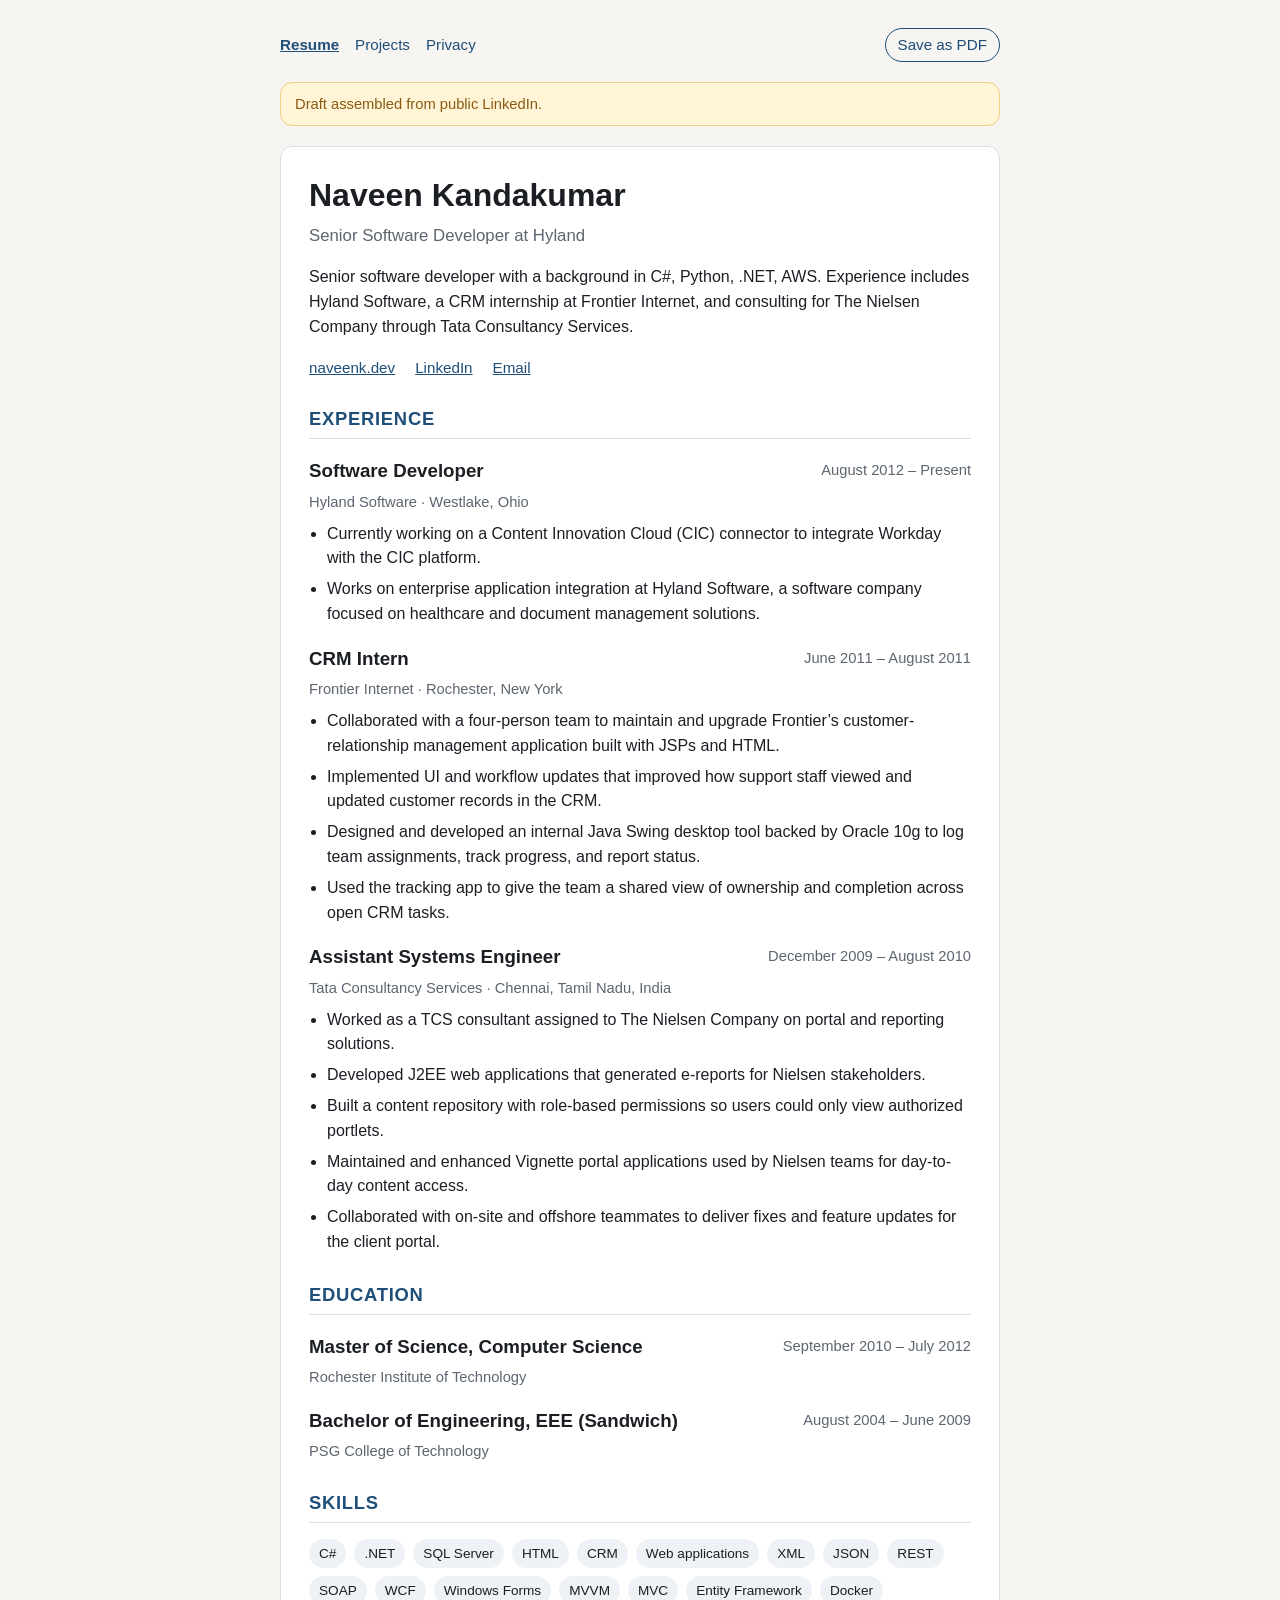
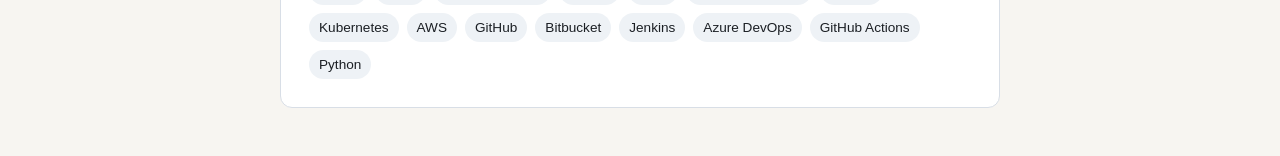
<file: index.html>
<!DOCTYPE html>
<html lang="en">
  <head>
    <meta charset="utf-8" />
    <meta name="viewport" content="width=device-width, initial-scale=1" />
    <title>Naveen Kandakumar — Resume</title>
    <meta name="description" content="Senior software developer with a background in C#, Python, .NET, AWS. Experience includes Hyland Software, a CRM internship at Frontier Internet, and consulting for The Nielsen Company through Tata Consultancy Services." />
    <link rel="canonical" href="https://naveenk.dev/" />
    <meta property="og:type" content="website" />
    <meta property="og:site_name" content="Naveen Kandakumar" />
    <meta property="og:title" content="Naveen Kandakumar — Resume" />
    <meta property="og:description" content="Senior software developer with a background in C#, Python, .NET, AWS. Experience includes Hyland Software, a CRM internship at Frontier Internet, and consulting for The Nielsen Company through Tata Consultancy Services." />
    <meta property="og:url" content="https://naveenk.dev/" />
    <meta name="twitter:card" content="summary" />
    <link rel="icon" href="favicon.svg" type="image/svg+xml" />
    <link rel="stylesheet" href="css/styles.css" />
  </head>
  <body>
    <main class="page">
      <nav class="site-nav" aria-label="Site">
        <a href="./" aria-current="page">Resume</a>
        <a href="projects/">Projects</a>
        <a href="privacy/">Privacy</a>
        <button type="button" class="print-button" onclick="window.print()">Save as PDF</button>
      </nav>
      <div class="draft-banner">Draft assembled from public LinkedIn. </div><article class="card"><h1>Naveen Kandakumar</h1><p class="headline">Senior Software Developer at Hyland</p><p class="summary">Senior software developer with a background in C#, Python, .NET, AWS. Experience includes Hyland Software, a CRM internship at Frontier Internet, and consulting for The Nielsen Company through Tata Consultancy Services.</p><div class="contact"><a href="https://naveenk.dev"><span class="screen-only">naveenk.dev</span><span class="print-only">Website: https://naveenk.dev</span></a><a href="https://www.linkedin.com/in/naveenkandakumar" data-print="https://www.linkedin.com/in/naveenkandakumar">LinkedIn</a><a href="mailto:hello@naveenk.dev" data-print="hello@naveenk.dev">Email</a></div><h2>Experience</h2><article class="job"><div class="job-header"><div><h3>Software Developer</h3><div class="meta">Hyland Software · Westlake, Ohio</div></div><div class="meta">August 2012 – Present</div></div><ul><li>Currently working on a Content Innovation Cloud (CIC) connector to integrate Workday with the CIC platform.</li><li>Works on enterprise application integration at Hyland Software, a software company focused on healthcare and document management solutions.</li></ul></article><article class="job"><div class="job-header"><div><h3>CRM Intern</h3><div class="meta">Frontier Internet · Rochester, New York</div></div><div class="meta">June 2011 – August 2011</div></div><ul><li>Collaborated with a four-person team to maintain and upgrade Frontier’s customer-relationship management application built with JSPs and HTML.</li><li>Implemented UI and workflow updates that improved how support staff viewed and updated customer records in the CRM.</li><li>Designed and developed an internal Java Swing desktop tool backed by Oracle 10g to log team assignments, track progress, and report status.</li><li>Used the tracking app to give the team a shared view of ownership and completion across open CRM tasks.</li></ul></article><article class="job"><div class="job-header"><div><h3>Assistant Systems Engineer</h3><div class="meta">Tata Consultancy Services · Chennai, Tamil Nadu, India</div></div><div class="meta">December 2009 – August 2010</div></div><ul><li>Worked as a TCS consultant assigned to The Nielsen Company on portal and reporting solutions.</li><li>Developed J2EE web applications that generated e-reports for Nielsen stakeholders.</li><li>Built a content repository with role-based permissions so users could only view authorized portlets.</li><li>Maintained and enhanced Vignette portal applications used by Nielsen teams for day-to-day content access.</li><li>Collaborated with on-site and offshore teammates to deliver fixes and feature updates for the client portal.</li></ul></article><h2>Education</h2><article class="school"><div class="school-header"><div><h3>Master of Science, Computer Science</h3><div class="meta">Rochester Institute of Technology</div></div><div class="meta">September 2010 – July 2012</div></div></article><article class="school"><div class="school-header"><div><h3>Bachelor of Engineering, EEE (Sandwich)</h3><div class="meta">PSG College of Technology</div></div><div class="meta">August 2004 – June 2009</div></div></article><h2>Skills</h2><ul class="skills"><li>C#</li><li>.NET</li><li>SQL Server</li><li>HTML</li><li>CRM</li><li>Web applications</li><li>XML</li><li>JSON</li><li>REST</li><li>SOAP</li><li>WCF</li><li>Windows Forms</li><li>MVVM</li><li>MVC</li><li>Entity Framework</li><li>Docker</li><li>Kubernetes</li><li>AWS</li><li>GitHub</li><li>Bitbucket</li><li>Jenkins</li><li>Azure DevOps</li><li>GitHub Actions</li><li>Python</li></ul></article>
    </main>
  </body>
</html>
</file>
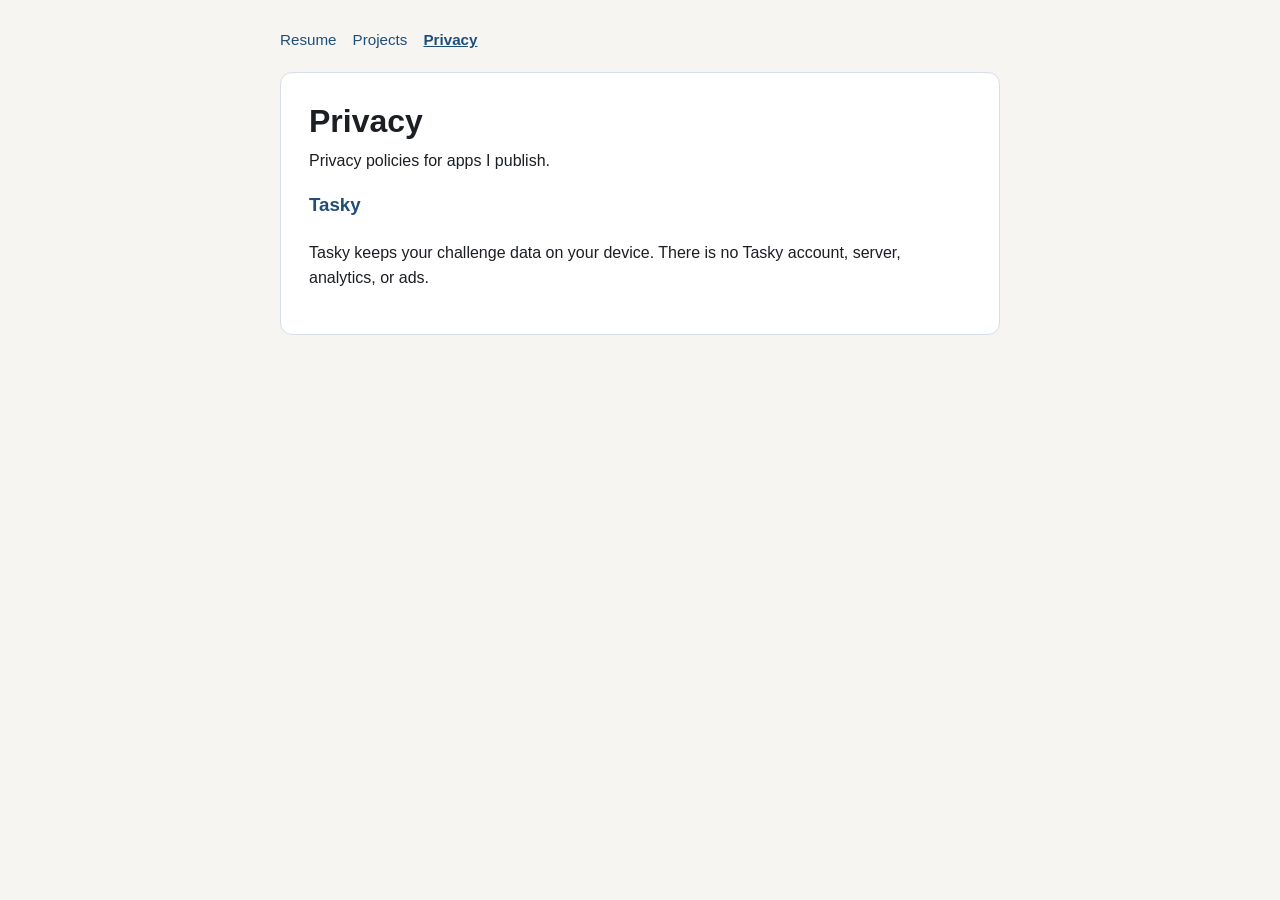
<file: privacy/index.html>
<!DOCTYPE html>
<html lang="en">
  <head>
    <meta charset="utf-8" />
    <meta name="viewport" content="width=device-width, initial-scale=1" />
    <title>Privacy — Naveen Kandakumar</title>
    <meta name="description" content="Privacy policies for apps I publish." />
    <link rel="canonical" href="https://naveenk.dev/privacy/" />
    <meta property="og:type" content="website" />
    <meta property="og:site_name" content="Naveen Kandakumar" />
    <meta property="og:title" content="Privacy — Naveen Kandakumar" />
    <meta property="og:description" content="Privacy policies for apps I publish." />
    <meta property="og:url" content="https://naveenk.dev/privacy/" />
    <meta name="twitter:card" content="summary" />
    <link rel="icon" href="../favicon.svg" type="image/svg+xml" />
    <link rel="stylesheet" href="../css/styles.css" />
  </head>
  <body>
    <main class="page">
      <nav class="site-nav" aria-label="Site">
        <a href="../">Resume</a>
        <a href="../projects/">Projects</a>
        <a href="../privacy/" aria-current="page">Privacy</a>
      </nav>
      <article class="card"><h1>Privacy</h1><p class="intro">Privacy policies for apps I publish.</p><article class="project"><div class="project-header"><h3><a href="tasky/">Tasky</a></h3></div><p>Tasky keeps your challenge data on your device. There is no Tasky account, server, analytics, or ads.</p></article></article>
    </main>
  </body>
</html>
</file>
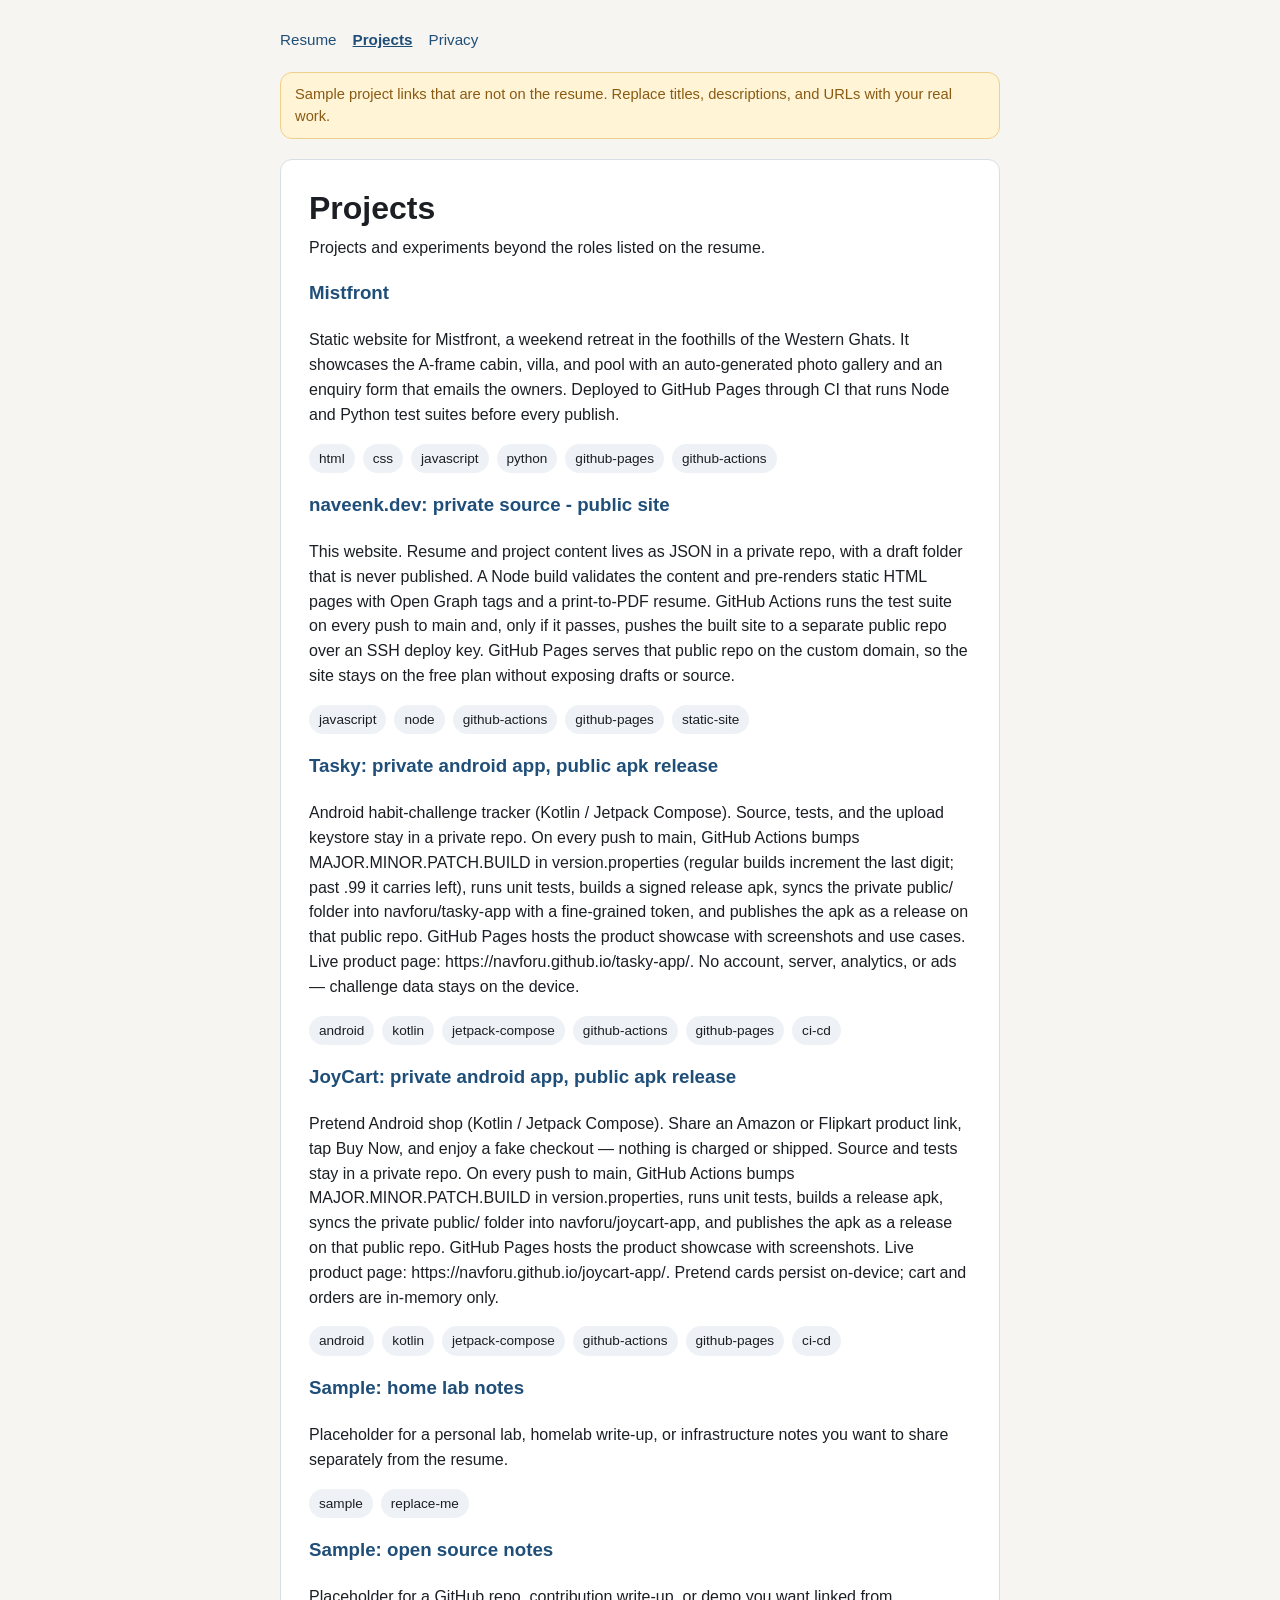
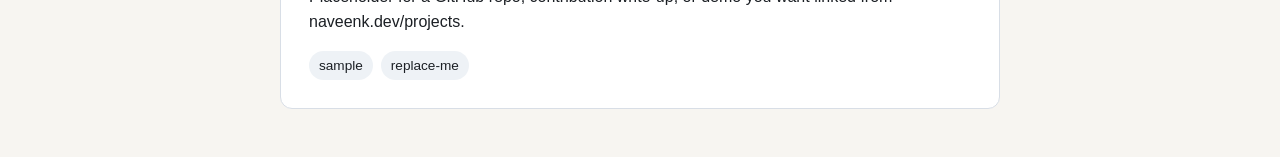
<file: projects/index.html>
<!DOCTYPE html>
<html lang="en">
  <head>
    <meta charset="utf-8" />
    <meta name="viewport" content="width=device-width, initial-scale=1" />
    <title>Projects — Naveen Kandakumar</title>
    <meta name="description" content="Projects and experiments beyond the roles listed on the resume." />
    <link rel="canonical" href="https://naveenk.dev/projects/" />
    <meta property="og:type" content="website" />
    <meta property="og:site_name" content="Naveen Kandakumar" />
    <meta property="og:title" content="Projects — Naveen Kandakumar" />
    <meta property="og:description" content="Projects and experiments beyond the roles listed on the resume." />
    <meta property="og:url" content="https://naveenk.dev/projects/" />
    <meta name="twitter:card" content="summary" />
    <link rel="icon" href="../favicon.svg" type="image/svg+xml" />
    <link rel="stylesheet" href="../css/styles.css" />
  </head>
  <body>
    <main class="page">
      <nav class="site-nav" aria-label="Site">
        <a href="../">Resume</a>
        <a href="../projects/" aria-current="page">Projects</a>
        <a href="../privacy/">Privacy</a>
      </nav>
      <div class="draft-banner">Sample project links that are not on the resume. Replace titles, descriptions, and URLs with your real work.</div><article class="card"><h1>Projects</h1><p class="intro">Projects and experiments beyond the roles listed on the resume.</p><article class="project"><div class="project-header"><h3><a href="mistfront/">Mistfront</a></h3></div><p>Static website for Mistfront, a weekend retreat in the foothills of the Western Ghats. It showcases the A-frame cabin, villa, and pool with an auto-generated photo gallery and an enquiry form that emails the owners. Deployed to GitHub Pages through CI that runs Node and Python test suites before every publish.</p><ul class="tags"><li>html</li><li>css</li><li>javascript</li><li>python</li><li>github-pages</li><li>github-actions</li></ul></article><article class="project"><div class="project-header"><h3><a href="naveenk-dev/">naveenk.dev: private source - public site</a></h3></div><p>This website. Resume and project content lives as JSON in a private repo, with a draft folder that is never published. A Node build validates the content and pre-renders static HTML pages with Open Graph tags and a print-to-PDF resume. GitHub Actions runs the test suite on every push to main and, only if it passes, pushes the built site to a separate public repo over an SSH deploy key. GitHub Pages serves that public repo on the custom domain, so the site stays on the free plan without exposing drafts or source.</p><ul class="tags"><li>javascript</li><li>node</li><li>github-actions</li><li>github-pages</li><li>static-site</li></ul></article><article class="project"><div class="project-header"><h3><a href="tasky/">Tasky: private android app, public apk release</a></h3></div><p>Android habit-challenge tracker (Kotlin / Jetpack Compose). Source, tests, and the upload keystore stay in a private repo. On every push to main, GitHub Actions bumps MAJOR.MINOR.PATCH.BUILD in version.properties (regular builds increment the last digit; past .99 it carries left), runs unit tests, builds a signed release apk, syncs the private public/ folder into navforu/tasky-app with a fine-grained token, and publishes the apk as a release on that public repo. GitHub Pages hosts the product showcase with screenshots and use cases. Live product page: https://navforu.github.io/tasky-app/. No account, server, analytics, or ads — challenge data stays on the device.</p><ul class="tags"><li>android</li><li>kotlin</li><li>jetpack-compose</li><li>github-actions</li><li>github-pages</li><li>ci-cd</li></ul></article><article class="project"><div class="project-header"><h3><a href="joycart/">JoyCart: private android app, public apk release</a></h3></div><p>Pretend Android shop (Kotlin / Jetpack Compose). Share an Amazon or Flipkart product link, tap Buy Now, and enjoy a fake checkout — nothing is charged or shipped. Source and tests stay in a private repo. On every push to main, GitHub Actions bumps MAJOR.MINOR.PATCH.BUILD in version.properties, runs unit tests, builds a release apk, syncs the private public/ folder into navforu/joycart-app, and publishes the apk as a release on that public repo. GitHub Pages hosts the product showcase with screenshots. Live product page: https://navforu.github.io/joycart-app/. Pretend cards persist on-device; cart and orders are in-memory only.</p><ul class="tags"><li>android</li><li>kotlin</li><li>jetpack-compose</li><li>github-actions</li><li>github-pages</li><li>ci-cd</li></ul></article><article class="project"><div class="project-header"><h3><a href="sample-home-lab/">Sample: home lab notes</a></h3></div><p>Placeholder for a personal lab, homelab write-up, or infrastructure notes you want to share separately from the resume.</p><ul class="tags"><li>sample</li><li>replace-me</li></ul></article><article class="project"><div class="project-header"><h3><a href="sample-open-source/">Sample: open source notes</a></h3></div><p>Placeholder for a GitHub repo, contribution write-up, or demo you want linked from naveenk.dev/projects.</p><ul class="tags"><li>sample</li><li>replace-me</li></ul></article></article>
    </main>
  </body>
</html>
</file>
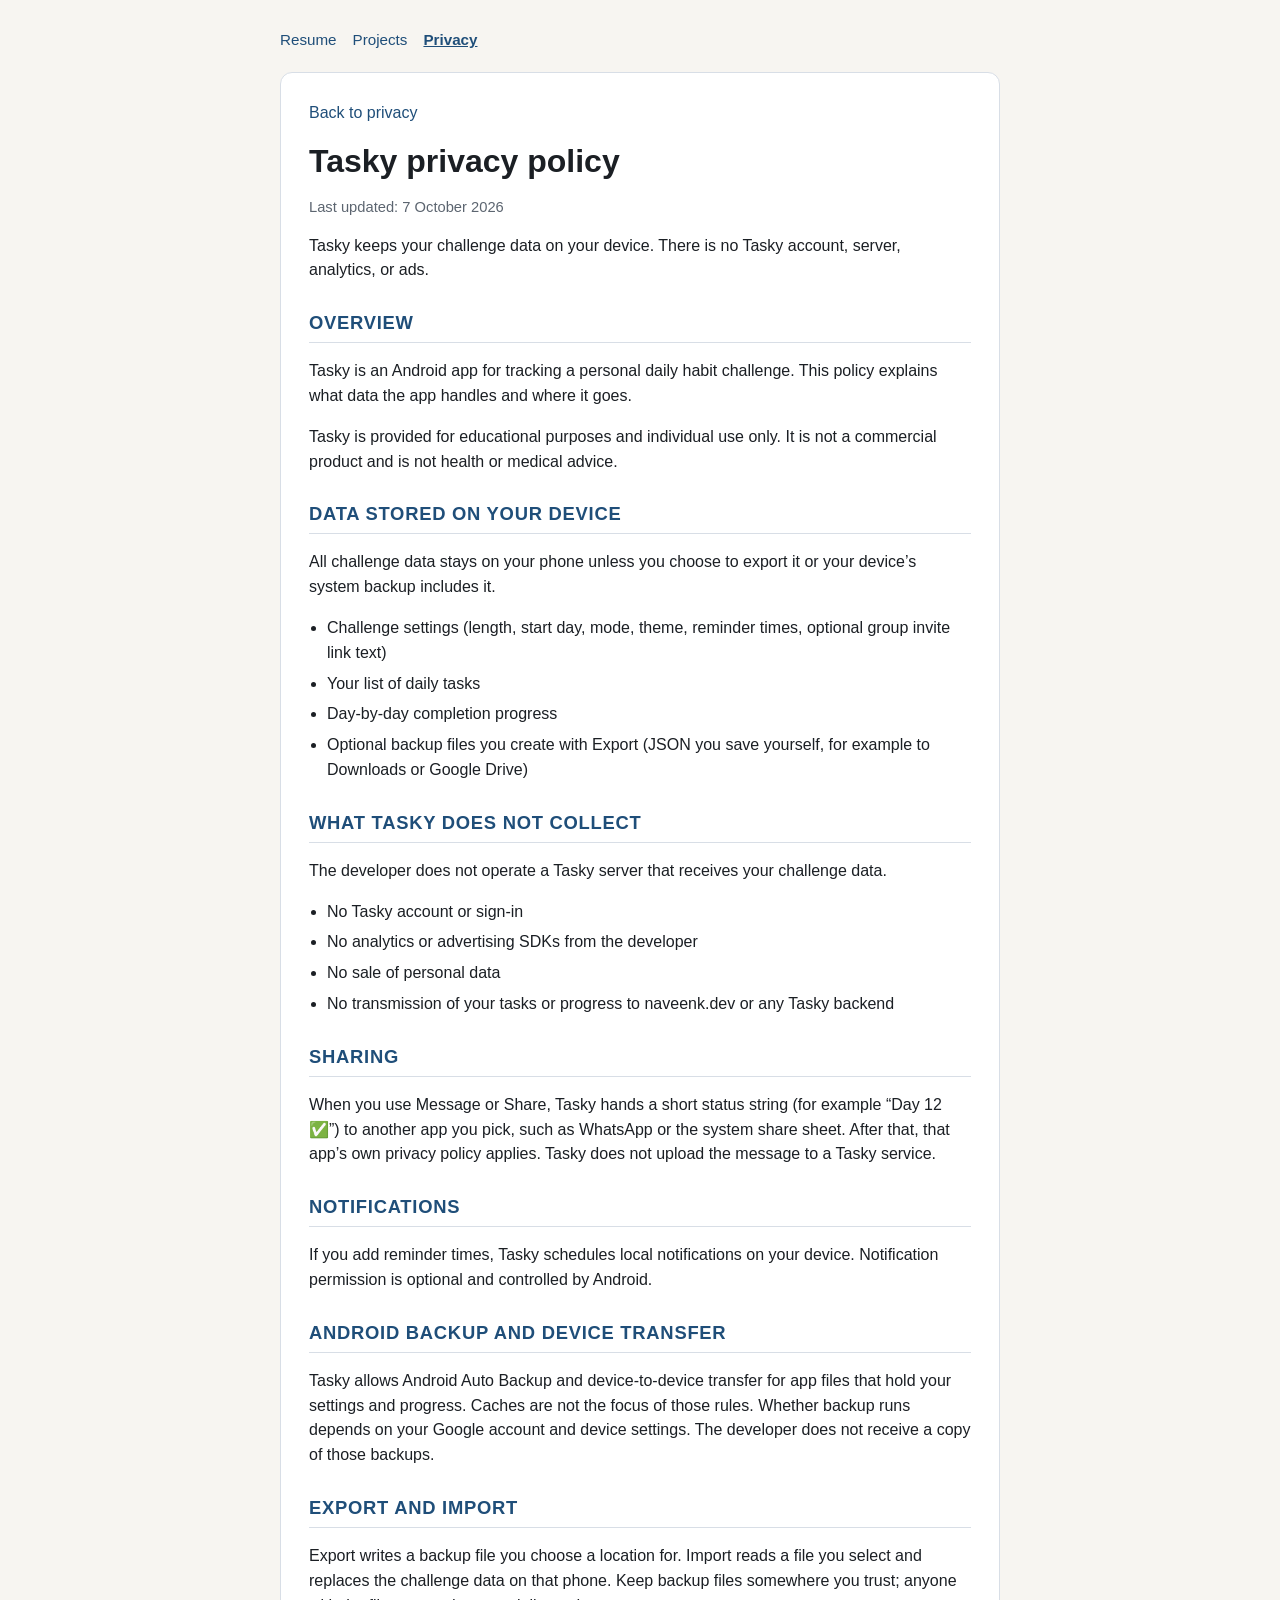
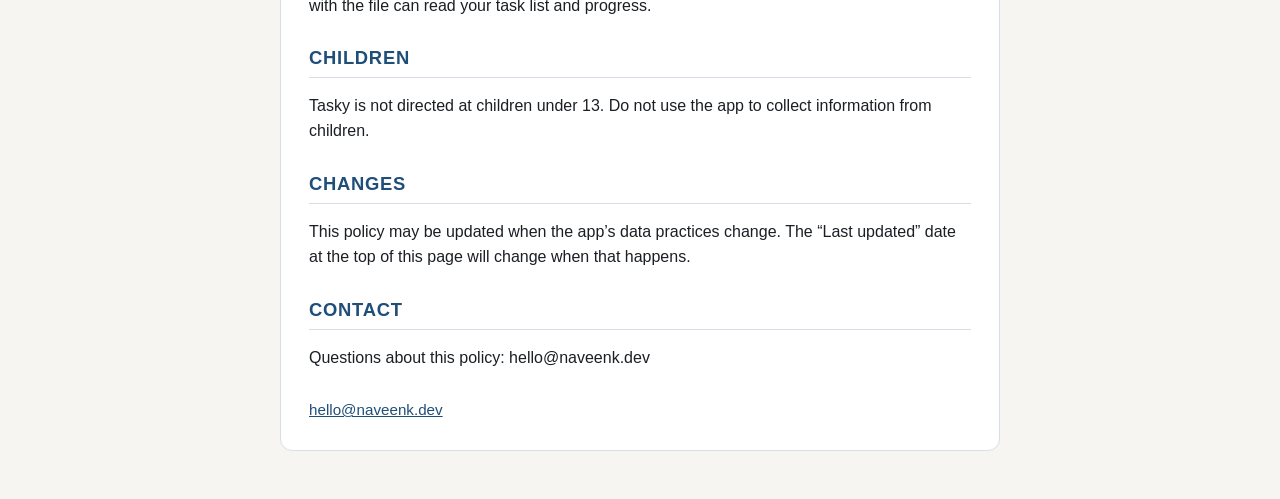
<file: privacy/tasky/index.html>
<!DOCTYPE html>
<html lang="en">
  <head>
    <meta charset="utf-8" />
    <meta name="viewport" content="width=device-width, initial-scale=1" />
    <title>Privacy Policy — Tasky</title>
    <meta name="description" content="Tasky keeps your challenge data on your device. There is no Tasky account, server, analytics, or ads." />
    <link rel="canonical" href="https://naveenk.dev/privacy/tasky/" />
    <meta property="og:type" content="website" />
    <meta property="og:site_name" content="Naveen Kandakumar" />
    <meta property="og:title" content="Privacy Policy — Tasky" />
    <meta property="og:description" content="Tasky keeps your challenge data on your device. There is no Tasky account, server, analytics, or ads." />
    <meta property="og:url" content="https://naveenk.dev/privacy/tasky/" />
    <meta name="twitter:card" content="summary" />
    <link rel="icon" href="../../favicon.svg" type="image/svg+xml" />
    <link rel="stylesheet" href="../../css/styles.css" />
  </head>
  <body>
    <main class="page">
      <nav class="site-nav" aria-label="Site">
        <a href="../../">Resume</a>
        <a href="../../projects/">Projects</a>
        <a href="../../privacy/" aria-current="page">Privacy</a>
      </nav>
      <article class="card legal"><a class="back-link" href="../">Back to privacy</a><h1>Tasky privacy policy</h1><p class="meta">Last updated: 7 October 2026</p><p class="summary">Tasky keeps your challenge data on your device. There is no Tasky account, server, analytics, or ads.</p><section><h2>Overview</h2><p>Tasky is an Android app for tracking a personal daily habit challenge. This policy explains what data the app handles and where it goes.</p><p>Tasky is provided for educational purposes and individual use only. It is not a commercial product and is not health or medical advice.</p></section><section><h2>Data stored on your device</h2><p>All challenge data stays on your phone unless you choose to export it or your device’s system backup includes it.</p><ul><li>Challenge settings (length, start day, mode, theme, reminder times, optional group invite link text)</li><li>Your list of daily tasks</li><li>Day-by-day completion progress</li><li>Optional backup files you create with Export (JSON you save yourself, for example to Downloads or Google Drive)</li></ul></section><section><h2>What Tasky does not collect</h2><p>The developer does not operate a Tasky server that receives your challenge data.</p><ul><li>No Tasky account or sign-in</li><li>No analytics or advertising SDKs from the developer</li><li>No sale of personal data</li><li>No transmission of your tasks or progress to naveenk.dev or any Tasky backend</li></ul></section><section><h2>Sharing</h2><p>When you use Message or Share, Tasky hands a short status string (for example “Day 12 ✅”) to another app you pick, such as WhatsApp or the system share sheet. After that, that app’s own privacy policy applies. Tasky does not upload the message to a Tasky service.</p></section><section><h2>Notifications</h2><p>If you add reminder times, Tasky schedules local notifications on your device. Notification permission is optional and controlled by Android.</p></section><section><h2>Android backup and device transfer</h2><p>Tasky allows Android Auto Backup and device-to-device transfer for app files that hold your settings and progress. Caches are not the focus of those rules. Whether backup runs depends on your Google account and device settings. The developer does not receive a copy of those backups.</p></section><section><h2>Export and import</h2><p>Export writes a backup file you choose a location for. Import reads a file you select and replaces the challenge data on that phone. Keep backup files somewhere you trust; anyone with the file can read your task list and progress.</p></section><section><h2>Children</h2><p>Tasky is not directed at children under 13. Do not use the app to collect information from children.</p></section><section><h2>Changes</h2><p>This policy may be updated when the app’s data practices change. The “Last updated” date at the top of this page will change when that happens.</p></section><section><h2>Contact</h2><p>Questions about this policy: hello@naveenk.dev</p></section><p class="contact"><a href="mailto:hello@naveenk.dev">hello@naveenk.dev</a></p></article>
    </main>
  </body>
</html>
</file>
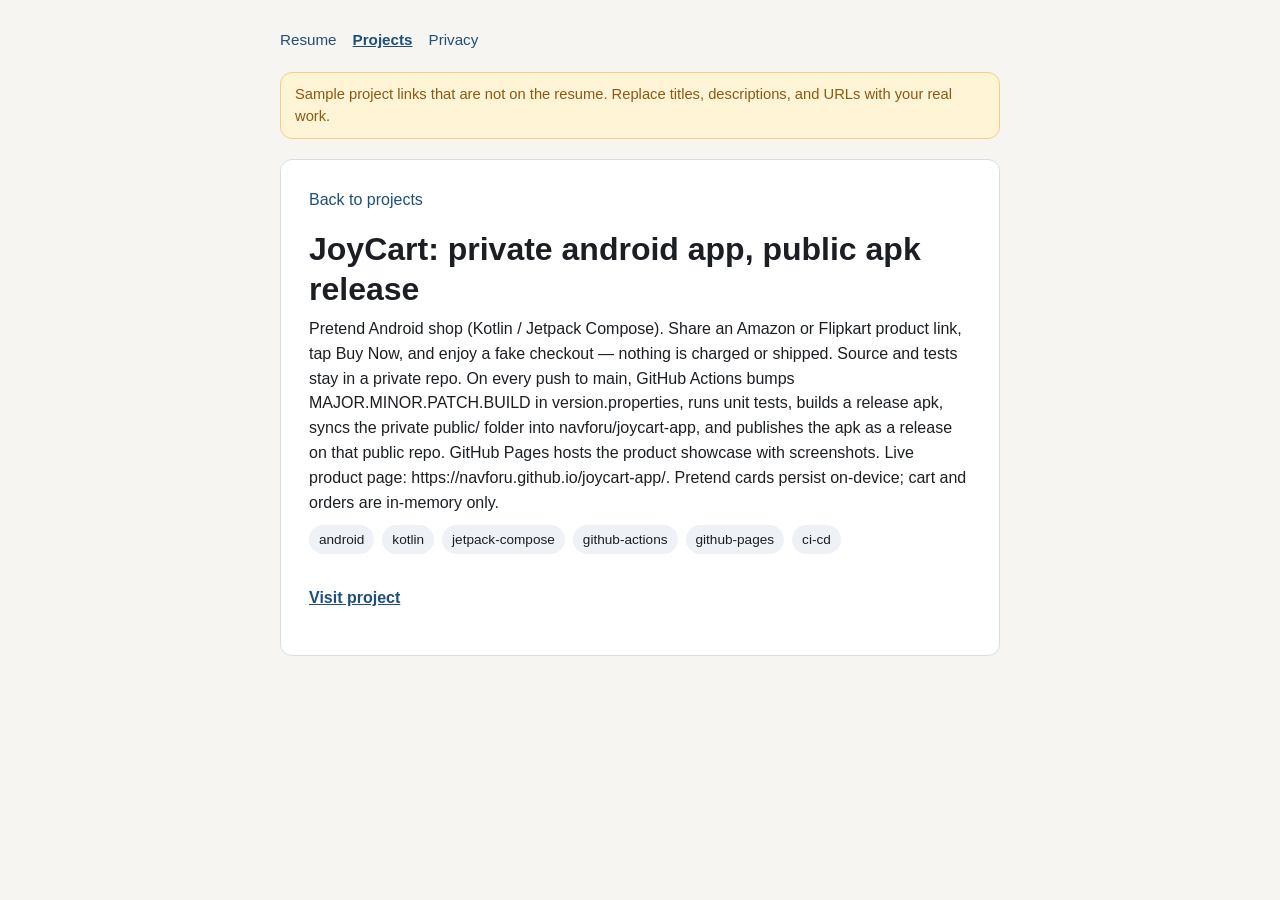
<file: projects/joycart/index.html>
<!DOCTYPE html>
<html lang="en">
  <head>
    <meta charset="utf-8" />
    <meta name="viewport" content="width=device-width, initial-scale=1" />
    <title>JoyCart: private android app, public apk release — Naveen Kandakumar</title>
    <meta name="description" content="Pretend Android shop (Kotlin / Jetpack Compose). Share an Amazon or Flipkart product link, tap Buy Now, and enjoy a fake checkout — nothing is charged or shipped. Source and tests stay in a private repo. On every push to main, GitHub Actions bumps MAJOR.MINOR.PATCH.BUILD in version.properties, runs unit tests, builds a release apk, syncs the private public/ folder into navforu/joycart-app, and publishes the apk as a release on that public repo. GitHub Pages hosts the product showcase with screenshots. Live product page: https://navforu.github.io/joycart-app/. Pretend cards persist on-device; cart and orders are in-memory only." />
    <link rel="canonical" href="https://naveenk.dev/projects/joycart/" />
    <meta property="og:type" content="website" />
    <meta property="og:site_name" content="Naveen Kandakumar" />
    <meta property="og:title" content="JoyCart: private android app, public apk release — Naveen Kandakumar" />
    <meta property="og:description" content="Pretend Android shop (Kotlin / Jetpack Compose). Share an Amazon or Flipkart product link, tap Buy Now, and enjoy a fake checkout — nothing is charged or shipped. Source and tests stay in a private repo. On every push to main, GitHub Actions bumps MAJOR.MINOR.PATCH.BUILD in version.properties, runs unit tests, builds a release apk, syncs the private public/ folder into navforu/joycart-app, and publishes the apk as a release on that public repo. GitHub Pages hosts the product showcase with screenshots. Live product page: https://navforu.github.io/joycart-app/. Pretend cards persist on-device; cart and orders are in-memory only." />
    <meta property="og:url" content="https://naveenk.dev/projects/joycart/" />
    <meta name="twitter:card" content="summary" />
    <link rel="icon" href="../../favicon.svg" type="image/svg+xml" />
    <link rel="stylesheet" href="../../css/styles.css" />
  </head>
  <body>
    <main class="page">
      <nav class="site-nav" aria-label="Site">
        <a href="../../">Resume</a>
        <a href="../../projects/" aria-current="page">Projects</a>
        <a href="../../privacy/">Privacy</a>
      </nav>
      <div class="draft-banner">Sample project links that are not on the resume. Replace titles, descriptions, and URLs with your real work.</div><article class="card"><a class="back-link" href="../">Back to projects</a><article class="project-detail"><h1>JoyCart: private android app, public apk release</h1><p class="summary">Pretend Android shop (Kotlin / Jetpack Compose). Share an Amazon or Flipkart product link, tap Buy Now, and enjoy a fake checkout — nothing is charged or shipped. Source and tests stay in a private repo. On every push to main, GitHub Actions bumps MAJOR.MINOR.PATCH.BUILD in version.properties, runs unit tests, builds a release apk, syncs the private public/ folder into navforu/joycart-app, and publishes the apk as a release on that public repo. GitHub Pages hosts the product showcase with screenshots. Live product page: https://navforu.github.io/joycart-app/. Pretend cards persist on-device; cart and orders are in-memory only.</p><ul class="tags"><li>android</li><li>kotlin</li><li>jetpack-compose</li><li>github-actions</li><li>github-pages</li><li>ci-cd</li></ul><p><a class="visit-link" href="https://navforu.github.io/joycart-app/">Visit project</a></p></article></article>
    </main>
  </body>
</html>
</file>
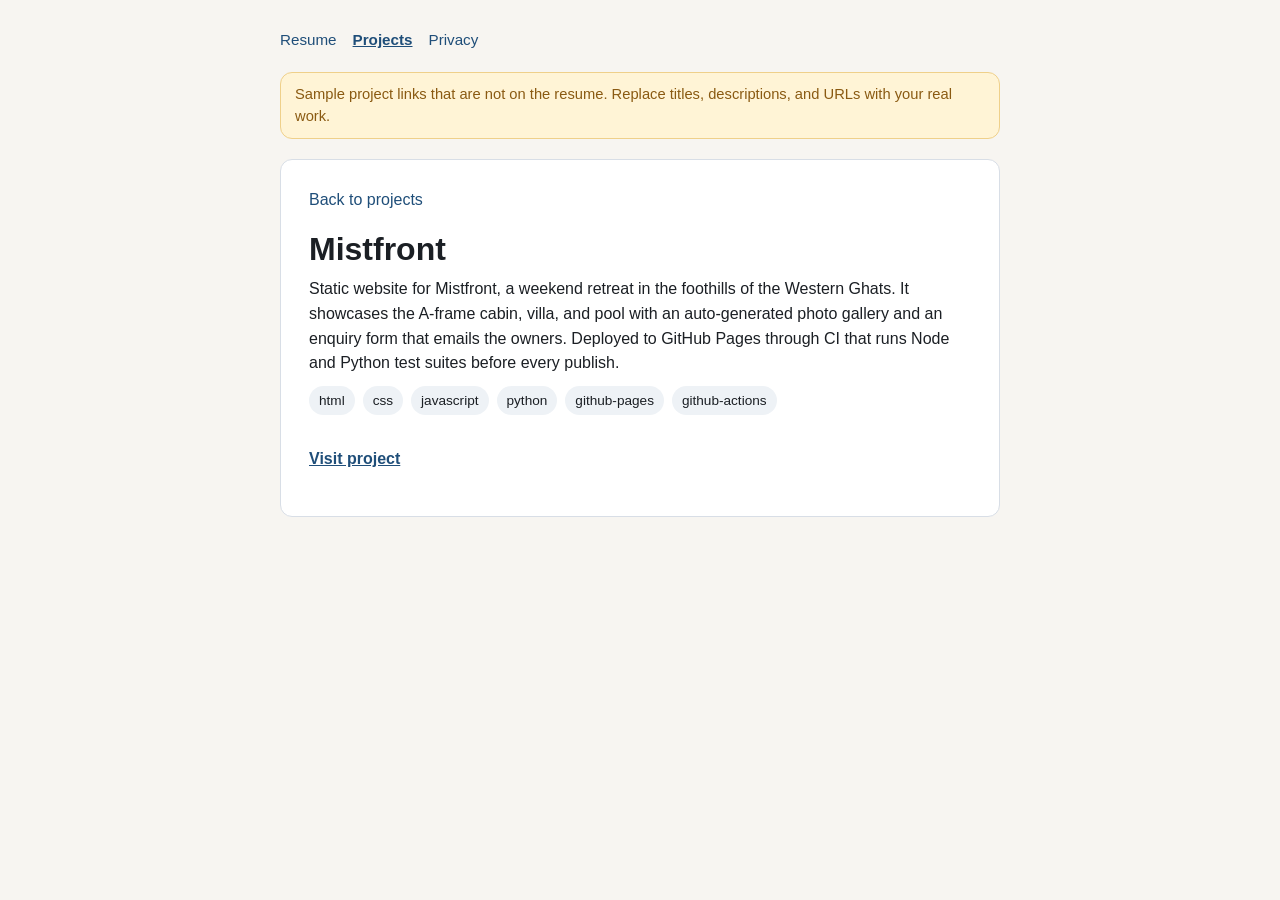
<file: projects/mistfront/index.html>
<!DOCTYPE html>
<html lang="en">
  <head>
    <meta charset="utf-8" />
    <meta name="viewport" content="width=device-width, initial-scale=1" />
    <title>Mistfront — Naveen Kandakumar</title>
    <meta name="description" content="Static website for Mistfront, a weekend retreat in the foothills of the Western Ghats. It showcases the A-frame cabin, villa, and pool with an auto-generated photo gallery and an enquiry form that emails the owners. Deployed to GitHub Pages through CI that runs Node and Python test suites before every publish." />
    <link rel="canonical" href="https://naveenk.dev/projects/mistfront/" />
    <meta property="og:type" content="website" />
    <meta property="og:site_name" content="Naveen Kandakumar" />
    <meta property="og:title" content="Mistfront — Naveen Kandakumar" />
    <meta property="og:description" content="Static website for Mistfront, a weekend retreat in the foothills of the Western Ghats. It showcases the A-frame cabin, villa, and pool with an auto-generated photo gallery and an enquiry form that emails the owners. Deployed to GitHub Pages through CI that runs Node and Python test suites before every publish." />
    <meta property="og:url" content="https://naveenk.dev/projects/mistfront/" />
    <meta name="twitter:card" content="summary" />
    <link rel="icon" href="../../favicon.svg" type="image/svg+xml" />
    <link rel="stylesheet" href="../../css/styles.css" />
  </head>
  <body>
    <main class="page">
      <nav class="site-nav" aria-label="Site">
        <a href="../../">Resume</a>
        <a href="../../projects/" aria-current="page">Projects</a>
        <a href="../../privacy/">Privacy</a>
      </nav>
      <div class="draft-banner">Sample project links that are not on the resume. Replace titles, descriptions, and URLs with your real work.</div><article class="card"><a class="back-link" href="../">Back to projects</a><article class="project-detail"><h1>Mistfront</h1><p class="summary">Static website for Mistfront, a weekend retreat in the foothills of the Western Ghats. It showcases the A-frame cabin, villa, and pool with an auto-generated photo gallery and an enquiry form that emails the owners. Deployed to GitHub Pages through CI that runs Node and Python test suites before every publish.</p><ul class="tags"><li>html</li><li>css</li><li>javascript</li><li>python</li><li>github-pages</li><li>github-actions</li></ul><p><a class="visit-link" href="https://navforu.github.io/mistyfront/">Visit project</a></p></article></article>
    </main>
  </body>
</html>
</file>
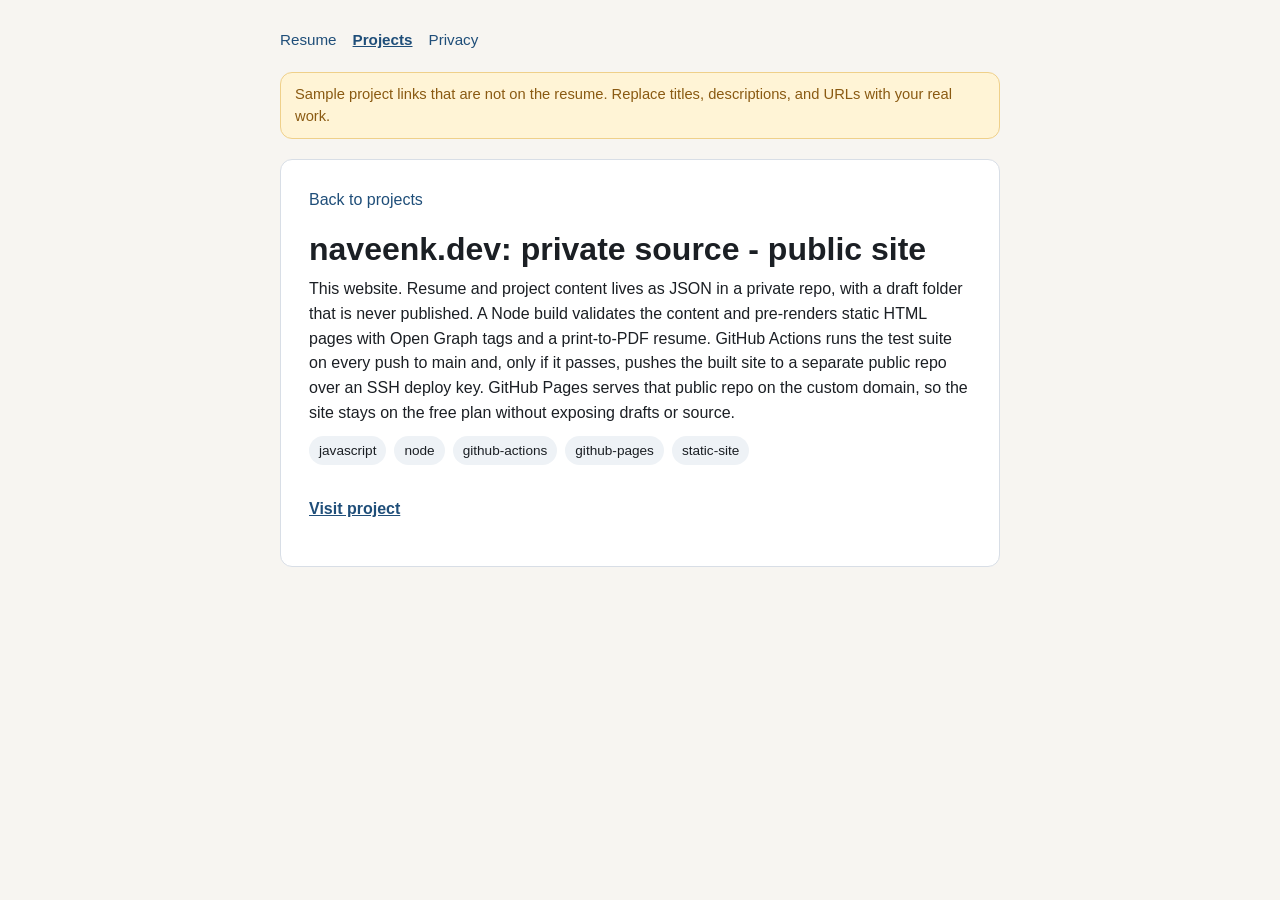
<file: projects/naveenk-dev/index.html>
<!DOCTYPE html>
<html lang="en">
  <head>
    <meta charset="utf-8" />
    <meta name="viewport" content="width=device-width, initial-scale=1" />
    <title>naveenk.dev: private source - public site — Naveen Kandakumar</title>
    <meta name="description" content="This website. Resume and project content lives as JSON in a private repo, with a draft folder that is never published. A Node build validates the content and pre-renders static HTML pages with Open Graph tags and a print-to-PDF resume. GitHub Actions runs the test suite on every push to main and, only if it passes, pushes the built site to a separate public repo over an SSH deploy key. GitHub Pages serves that public repo on the custom domain, so the site stays on the free plan without exposing drafts or source." />
    <link rel="canonical" href="https://naveenk.dev/projects/naveenk-dev/" />
    <meta property="og:type" content="website" />
    <meta property="og:site_name" content="Naveen Kandakumar" />
    <meta property="og:title" content="naveenk.dev: private source - public site — Naveen Kandakumar" />
    <meta property="og:description" content="This website. Resume and project content lives as JSON in a private repo, with a draft folder that is never published. A Node build validates the content and pre-renders static HTML pages with Open Graph tags and a print-to-PDF resume. GitHub Actions runs the test suite on every push to main and, only if it passes, pushes the built site to a separate public repo over an SSH deploy key. GitHub Pages serves that public repo on the custom domain, so the site stays on the free plan without exposing drafts or source." />
    <meta property="og:url" content="https://naveenk.dev/projects/naveenk-dev/" />
    <meta name="twitter:card" content="summary" />
    <link rel="icon" href="../../favicon.svg" type="image/svg+xml" />
    <link rel="stylesheet" href="../../css/styles.css" />
  </head>
  <body>
    <main class="page">
      <nav class="site-nav" aria-label="Site">
        <a href="../../">Resume</a>
        <a href="../../projects/" aria-current="page">Projects</a>
        <a href="../../privacy/">Privacy</a>
      </nav>
      <div class="draft-banner">Sample project links that are not on the resume. Replace titles, descriptions, and URLs with your real work.</div><article class="card"><a class="back-link" href="../">Back to projects</a><article class="project-detail"><h1>naveenk.dev: private source - public site</h1><p class="summary">This website. Resume and project content lives as JSON in a private repo, with a draft folder that is never published. A Node build validates the content and pre-renders static HTML pages with Open Graph tags and a print-to-PDF resume. GitHub Actions runs the test suite on every push to main and, only if it passes, pushes the built site to a separate public repo over an SSH deploy key. GitHub Pages serves that public repo on the custom domain, so the site stays on the free plan without exposing drafts or source.</p><ul class="tags"><li>javascript</li><li>node</li><li>github-actions</li><li>github-pages</li><li>static-site</li></ul><p><a class="visit-link" href="https://github.com/navforu/naveenk-site">Visit project</a></p></article></article>
    </main>
  </body>
</html>
</file>
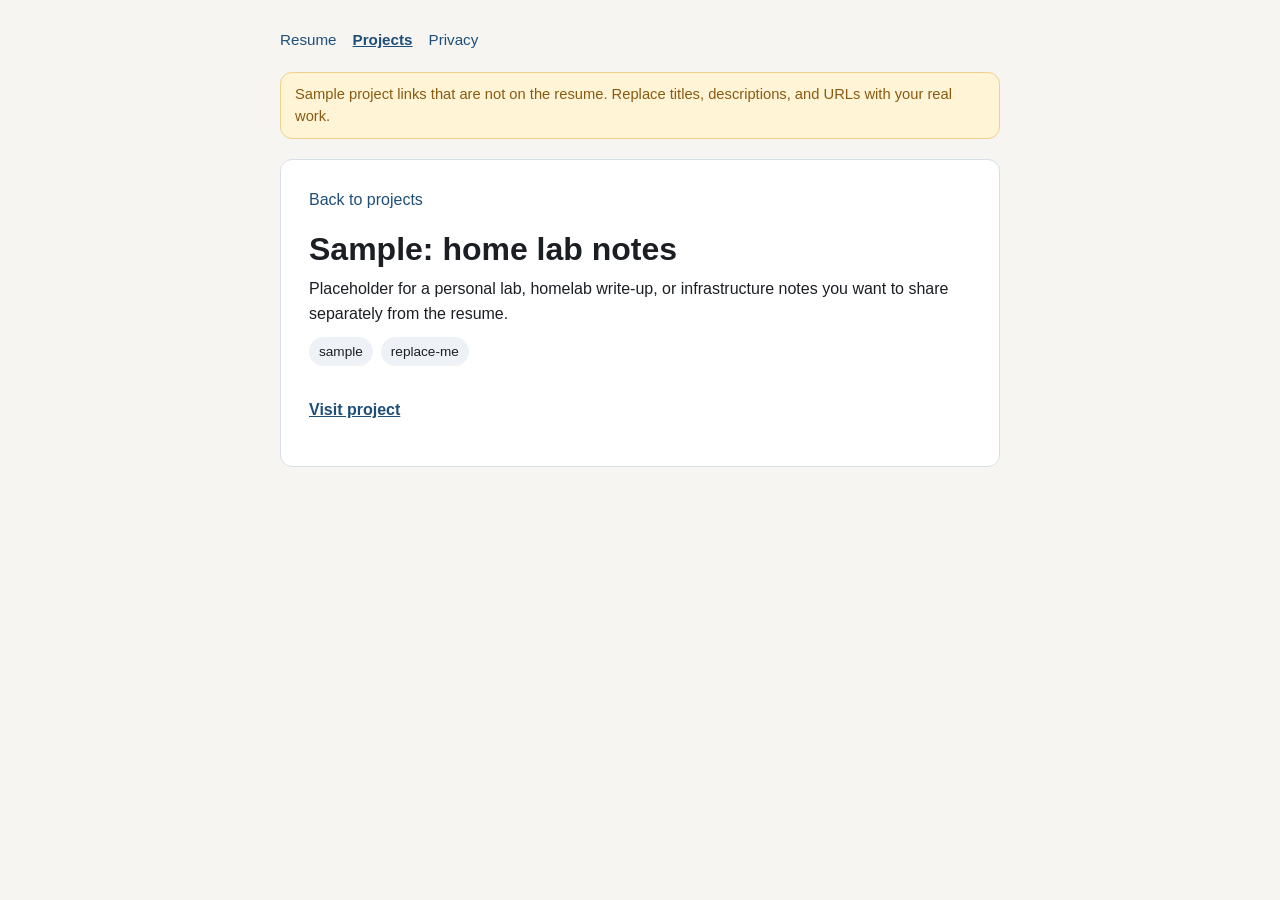
<file: projects/sample-home-lab/index.html>
<!DOCTYPE html>
<html lang="en">
  <head>
    <meta charset="utf-8" />
    <meta name="viewport" content="width=device-width, initial-scale=1" />
    <title>Sample: home lab notes — Naveen Kandakumar</title>
    <meta name="description" content="Placeholder for a personal lab, homelab write-up, or infrastructure notes you want to share separately from the resume." />
    <link rel="canonical" href="https://naveenk.dev/projects/sample-home-lab/" />
    <meta property="og:type" content="website" />
    <meta property="og:site_name" content="Naveen Kandakumar" />
    <meta property="og:title" content="Sample: home lab notes — Naveen Kandakumar" />
    <meta property="og:description" content="Placeholder for a personal lab, homelab write-up, or infrastructure notes you want to share separately from the resume." />
    <meta property="og:url" content="https://naveenk.dev/projects/sample-home-lab/" />
    <meta name="twitter:card" content="summary" />
    <link rel="icon" href="../../favicon.svg" type="image/svg+xml" />
    <link rel="stylesheet" href="../../css/styles.css" />
  </head>
  <body>
    <main class="page">
      <nav class="site-nav" aria-label="Site">
        <a href="../../">Resume</a>
        <a href="../../projects/" aria-current="page">Projects</a>
        <a href="../../privacy/">Privacy</a>
      </nav>
      <div class="draft-banner">Sample project links that are not on the resume. Replace titles, descriptions, and URLs with your real work.</div><article class="card"><a class="back-link" href="../">Back to projects</a><article class="project-detail"><h1>Sample: home lab notes</h1><p class="summary">Placeholder for a personal lab, homelab write-up, or infrastructure notes you want to share separately from the resume.</p><ul class="tags"><li>sample</li><li>replace-me</li></ul><p><a class="visit-link" href="https://example.com/your-home-lab">Visit project</a></p></article></article>
    </main>
  </body>
</html>
</file>
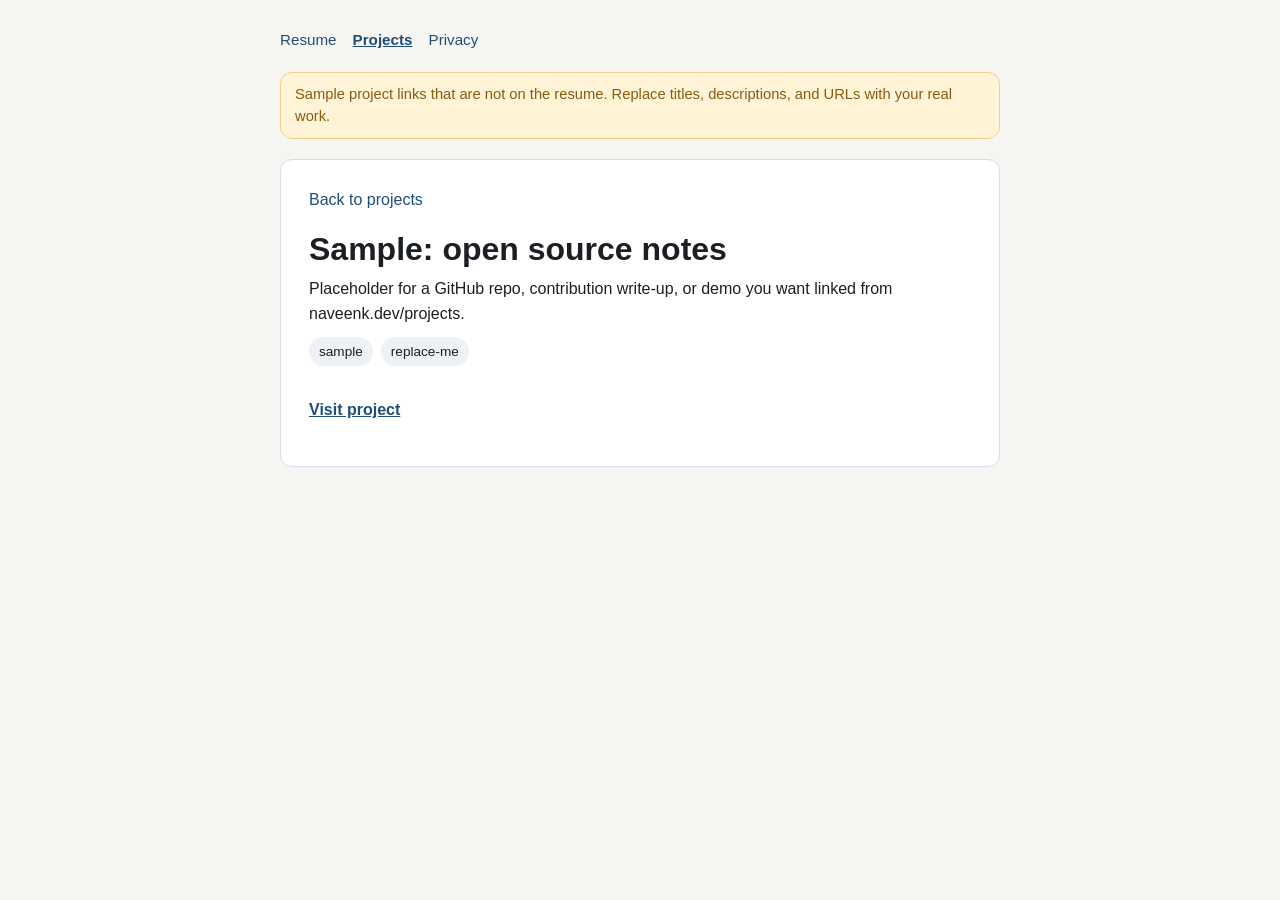
<file: projects/sample-open-source/index.html>
<!DOCTYPE html>
<html lang="en">
  <head>
    <meta charset="utf-8" />
    <meta name="viewport" content="width=device-width, initial-scale=1" />
    <title>Sample: open source notes — Naveen Kandakumar</title>
    <meta name="description" content="Placeholder for a GitHub repo, contribution write-up, or demo you want linked from naveenk.dev/projects." />
    <link rel="canonical" href="https://naveenk.dev/projects/sample-open-source/" />
    <meta property="og:type" content="website" />
    <meta property="og:site_name" content="Naveen Kandakumar" />
    <meta property="og:title" content="Sample: open source notes — Naveen Kandakumar" />
    <meta property="og:description" content="Placeholder for a GitHub repo, contribution write-up, or demo you want linked from naveenk.dev/projects." />
    <meta property="og:url" content="https://naveenk.dev/projects/sample-open-source/" />
    <meta name="twitter:card" content="summary" />
    <link rel="icon" href="../../favicon.svg" type="image/svg+xml" />
    <link rel="stylesheet" href="../../css/styles.css" />
  </head>
  <body>
    <main class="page">
      <nav class="site-nav" aria-label="Site">
        <a href="../../">Resume</a>
        <a href="../../projects/" aria-current="page">Projects</a>
        <a href="../../privacy/">Privacy</a>
      </nav>
      <div class="draft-banner">Sample project links that are not on the resume. Replace titles, descriptions, and URLs with your real work.</div><article class="card"><a class="back-link" href="../">Back to projects</a><article class="project-detail"><h1>Sample: open source notes</h1><p class="summary">Placeholder for a GitHub repo, contribution write-up, or demo you want linked from naveenk.dev/projects.</p><ul class="tags"><li>sample</li><li>replace-me</li></ul><p><a class="visit-link" href="https://github.com/navforu">Visit project</a></p></article></article>
    </main>
  </body>
</html>
</file>
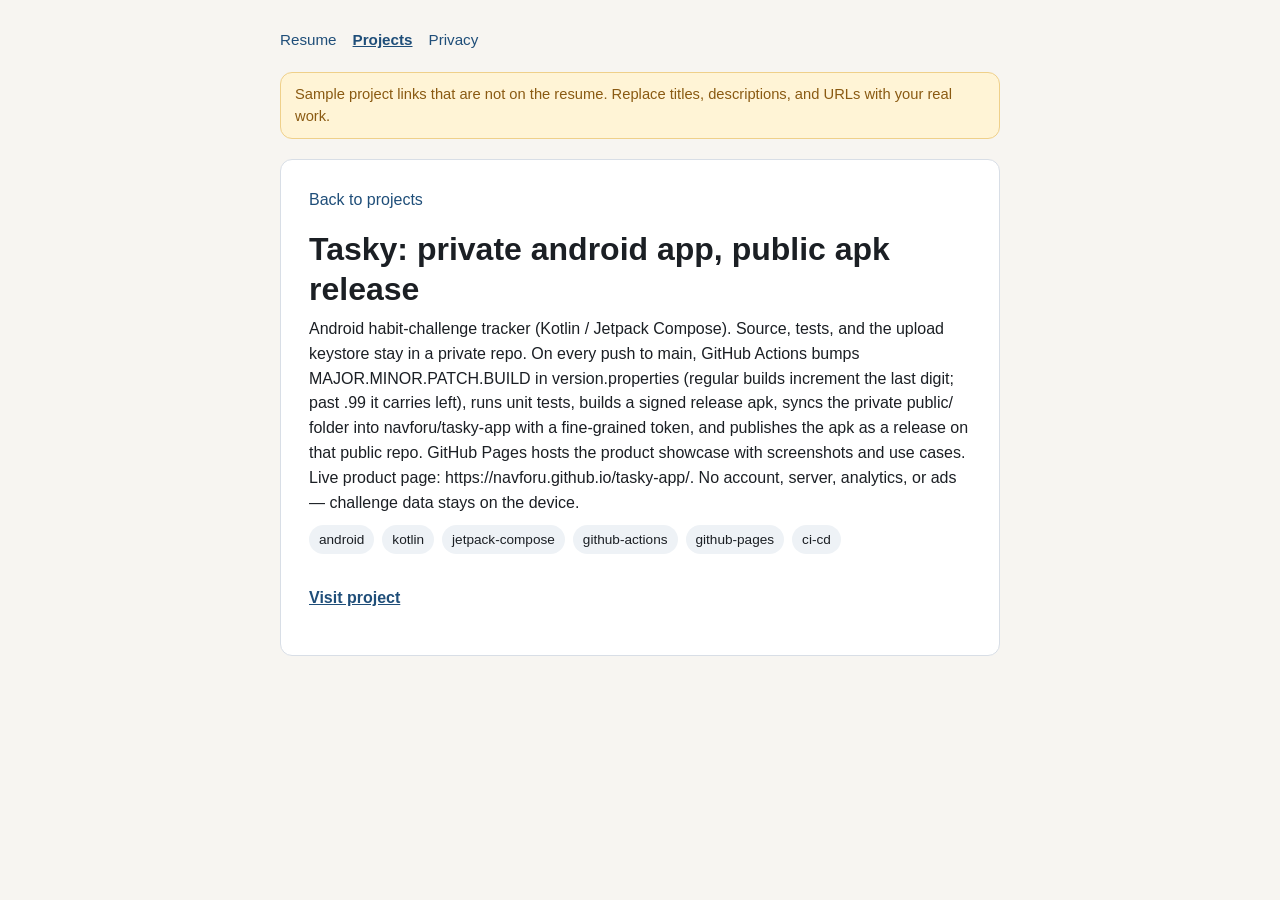
<file: projects/tasky/index.html>
<!DOCTYPE html>
<html lang="en">
  <head>
    <meta charset="utf-8" />
    <meta name="viewport" content="width=device-width, initial-scale=1" />
    <title>Tasky: private android app, public apk release — Naveen Kandakumar</title>
    <meta name="description" content="Android habit-challenge tracker (Kotlin / Jetpack Compose). Source, tests, and the upload keystore stay in a private repo. On every push to main, GitHub Actions bumps MAJOR.MINOR.PATCH.BUILD in version.properties (regular builds increment the last digit; past .99 it carries left), runs unit tests, builds a signed release apk, syncs the private public/ folder into navforu/tasky-app with a fine-grained token, and publishes the apk as a release on that public repo. GitHub Pages hosts the product showcase with screenshots and use cases. Live product page: https://navforu.github.io/tasky-app/. No account, server, analytics, or ads — challenge data stays on the device." />
    <link rel="canonical" href="https://naveenk.dev/projects/tasky/" />
    <meta property="og:type" content="website" />
    <meta property="og:site_name" content="Naveen Kandakumar" />
    <meta property="og:title" content="Tasky: private android app, public apk release — Naveen Kandakumar" />
    <meta property="og:description" content="Android habit-challenge tracker (Kotlin / Jetpack Compose). Source, tests, and the upload keystore stay in a private repo. On every push to main, GitHub Actions bumps MAJOR.MINOR.PATCH.BUILD in version.properties (regular builds increment the last digit; past .99 it carries left), runs unit tests, builds a signed release apk, syncs the private public/ folder into navforu/tasky-app with a fine-grained token, and publishes the apk as a release on that public repo. GitHub Pages hosts the product showcase with screenshots and use cases. Live product page: https://navforu.github.io/tasky-app/. No account, server, analytics, or ads — challenge data stays on the device." />
    <meta property="og:url" content="https://naveenk.dev/projects/tasky/" />
    <meta name="twitter:card" content="summary" />
    <link rel="icon" href="../../favicon.svg" type="image/svg+xml" />
    <link rel="stylesheet" href="../../css/styles.css" />
  </head>
  <body>
    <main class="page">
      <nav class="site-nav" aria-label="Site">
        <a href="../../">Resume</a>
        <a href="../../projects/" aria-current="page">Projects</a>
        <a href="../../privacy/">Privacy</a>
      </nav>
      <div class="draft-banner">Sample project links that are not on the resume. Replace titles, descriptions, and URLs with your real work.</div><article class="card"><a class="back-link" href="../">Back to projects</a><article class="project-detail"><h1>Tasky: private android app, public apk release</h1><p class="summary">Android habit-challenge tracker (Kotlin / Jetpack Compose). Source, tests, and the upload keystore stay in a private repo. On every push to main, GitHub Actions bumps MAJOR.MINOR.PATCH.BUILD in version.properties (regular builds increment the last digit; past .99 it carries left), runs unit tests, builds a signed release apk, syncs the private public/ folder into navforu/tasky-app with a fine-grained token, and publishes the apk as a release on that public repo. GitHub Pages hosts the product showcase with screenshots and use cases. Live product page: https://navforu.github.io/tasky-app/. No account, server, analytics, or ads — challenge data stays on the device.</p><ul class="tags"><li>android</li><li>kotlin</li><li>jetpack-compose</li><li>github-actions</li><li>github-pages</li><li>ci-cd</li></ul><p><a class="visit-link" href="https://navforu.github.io/tasky-app/">Visit project</a></p></article></article>
    </main>
  </body>
</html>
</file>
<file: css/styles.css>
:root {
  --ink: #1b1f24;
  --muted: #5c6570;
  --line: #d8dee6;
  --bg: #f7f5f1;
  --card: #ffffff;
  --accent: #1f4e79;
  --draft: #8a5a12;
  --draft-bg: #fff4d6;
  --chip: #eef2f6;
  --radius: 12px;
  --max: 760px;
  font-family: "Segoe UI", "Helvetica Neue", Helvetica, Arial, sans-serif;
}

*,
*::before,
*::after {
  box-sizing: border-box;
}

html,
body {
  margin: 0;
  padding: 0;
  background: var(--bg);
  color: var(--ink);
}

body {
  line-height: 1.55;
  font-size: 16px;
}

.page {
  max-width: var(--max);
  margin: 0 auto;
  padding: 28px 20px 48px;
}

.site-nav {
  display: flex;
  align-items: center;
  gap: 16px;
  margin-bottom: 20px;
  font-size: 0.95rem;
}

.print-button {
  margin-left: auto;
  padding: 4px 12px;
  border: 1px solid var(--accent);
  border-radius: 999px;
  background: transparent;
  color: var(--accent);
  font: inherit;
  cursor: pointer;
}

.print-button:hover {
  background: var(--accent);
  color: #fff;
}

.site-nav a {
  color: var(--accent);
  text-decoration: none;
}

.site-nav a[aria-current="page"] {
  font-weight: 600;
  text-decoration: underline;
}

.draft-banner,
.preview-banner {
  background: var(--draft-bg);
  color: var(--draft);
  border: 1px solid #efd08a;
  border-radius: var(--radius);
  padding: 10px 14px;
  margin-bottom: 20px;
  font-size: 0.92rem;
}

.preview-banner {
  background: #e7eef6;
  color: var(--accent);
  border-color: #c5d4e6;
}

.card {
  background: var(--card);
  border: 1px solid var(--line);
  border-radius: var(--radius);
  padding: 28px;
}

h1,
h2,
h3 {
  margin: 0 0 8px;
  line-height: 1.25;
}

h1 {
  font-size: 2rem;
}

h2 {
  font-size: 1.15rem;
  letter-spacing: 0.04em;
  text-transform: uppercase;
  color: var(--accent);
  margin-top: 28px;
  padding-bottom: 8px;
  border-bottom: 1px solid var(--line);
}

.headline {
  color: var(--muted);
  font-size: 1.05rem;
  margin: 0 0 16px;
}

.summary,
.intro {
  margin: 0 0 8px;
}

.contact {
  display: flex;
  flex-wrap: wrap;
  gap: 12px 20px;
  margin: 16px 0 0;
  font-size: 0.95rem;
}

.contact a {
  color: var(--accent);
}

.job,
.school,
.project {
  margin: 20px 0 0;
}

.job-header,
.school-header,
.project-header {
  display: flex;
  justify-content: space-between;
  gap: 12px;
  flex-wrap: wrap;
}

.meta {
  color: var(--muted);
  font-size: 0.92rem;
}

.legal .summary {
  margin: 12px 0 0;
}

.legal section {
  margin-top: 8px;
}

.legal .contact {
  margin-top: 28px;
}

ul {
  margin: 8px 0 0;
  padding-left: 18px;
}

li + li {
  margin-top: 6px;
}

.skills {
  display: flex;
  flex-wrap: wrap;
  gap: 8px;
  margin-top: 16px;
  padding: 0;
  list-style: none;
}

.skills li,
.tags li {
  background: var(--chip);
  border-radius: 999px;
  padding: 4px 10px;
  font-size: 0.85rem;
}

.skills li + li,
.tags li + li {
  margin-top: 0;
}

.tags {
  display: flex;
  flex-wrap: wrap;
  gap: 8px;
  margin: 10px 0 0;
  padding: 0;
  list-style: none;
}

.project a {
  color: var(--accent);
  font-weight: 600;
  text-decoration: none;
}

.project a:hover,
.contact a:hover,
.site-nav a:hover {
  text-decoration: underline;
}

.back-link {
  display: inline-block;
  margin-bottom: 16px;
  color: var(--accent);
  text-decoration: none;
}

.visit-link {
  display: inline-block;
  margin-top: 16px;
  color: var(--accent);
  font-weight: 600;
}

.status {
  color: var(--muted);
}

.print-only {
  display: none;
}

.error {
  color: #8b1e1e;
  background: #fdeeee;
  border: 1px solid #f0c2c2;
  border-radius: var(--radius);
  padding: 12px 14px;
}

@media print {
  @page {
    margin: 1.5cm;
  }

  html,
  body {
    background: #fff;
    color: #000;
    font-size: 10.5pt;
  }

  .print-only {
    display: inline;
  }

  .screen-only,
  .site-nav,
  .draft-banner,
  .preview-banner,
  .back-link {
    display: none !important;
  }

  .page {
    max-width: none;
    padding: 0;
  }

  .card {
    border: none;
    border-radius: 0;
    padding: 0;
  }

  a,
  .contact a {
    color: inherit;
    text-decoration: none;
  }

  .contact a[data-print]::after {
    content: ": " attr(data-print);
  }

  h2 {
    color: #000;
    margin-top: 18px;
  }

  .job,
  .school,
  .project {
    break-inside: avoid;
  }

  .skills li,
  .tags li {
    background: none;
    border: 1px solid #bbb;
  }
}
</file>
